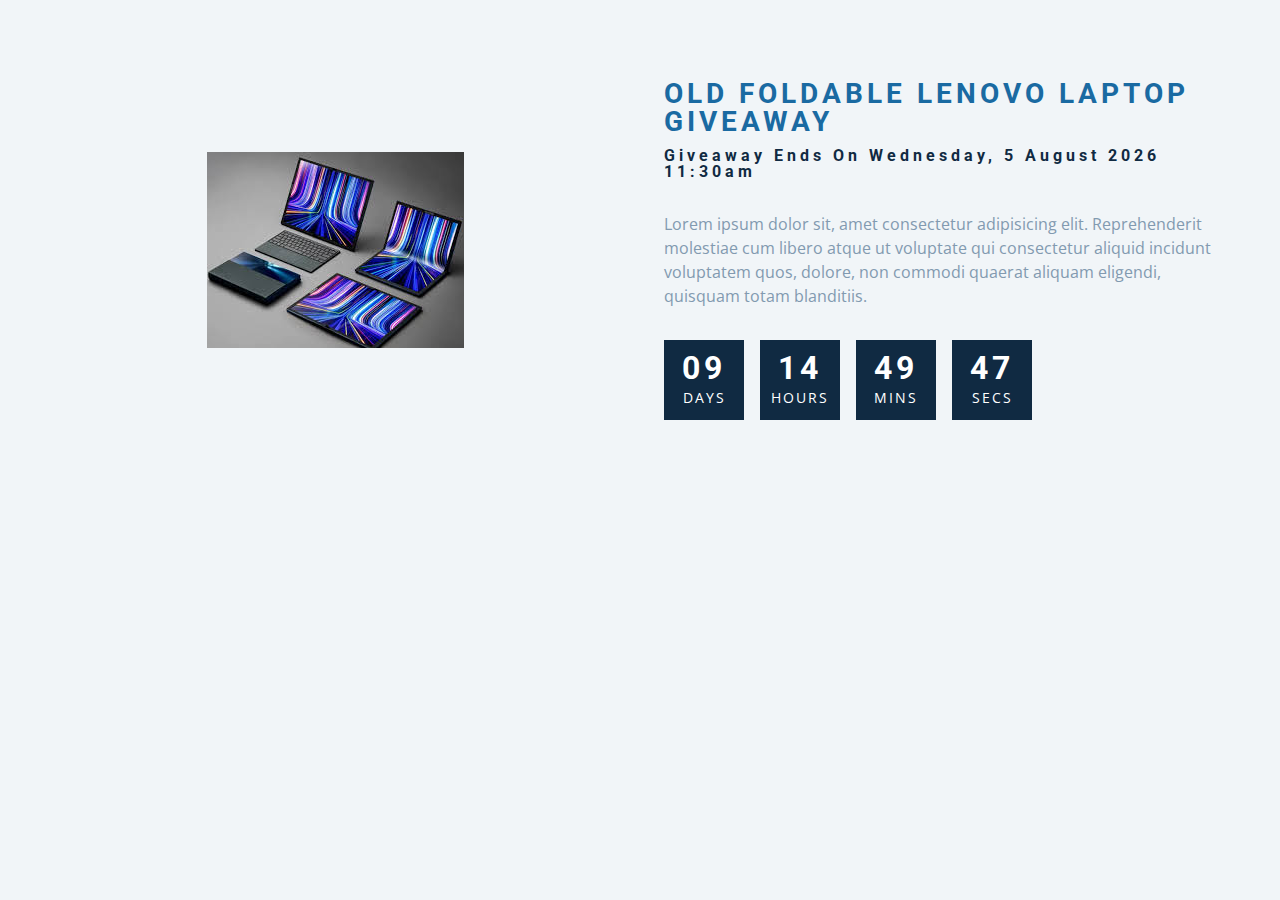
<file: countdown timer/index.html>
<!DOCTYPE html>
<html lang="en">
  <head>
    <meta charset="UTF-8" />
    <meta name="viewport" content="width=device-width, initial-scale=1.0" />
    <title>Countdown</title>

    <!-- styles -->
    <link rel="stylesheet" href="styles.css" />
  </head>
  <body>
    <section class="section-center">
      <!-- image -->
      <article class="gift-img">
        <img src="./lenovo.jpg" alt="computer" />
      </article>
      <!-- info -->
      <article class="gift-info">
        <h3>old foldable lenovo laptop giveaway</h3>
        <h4 class="giveaway">
          giveaway ends on Sunday, 24 April 2020, 8:00am
        </h4>
        <p>
          Lorem ipsum dolor sit, amet consectetur adipisicing elit.
          Reprehenderit molestiae cum libero atque ut voluptate qui consectetur
          aliquid incidunt voluptatem quos, dolore, non commodi quaerat aliquam
          eligendi, quisquam totam blanditiis.
        </p>
        <div class="deadline">
          <!-- days -->
          <div class="deadline-format">
            <div>
              <h4 class="days">34</h4>
              <span>days</span>
            </div>
          </div>
          <!-- end of days -->
          <!-- days -->
          <div class="deadline-format">
            <div>
              <h4 class="hours">34</h4>
              <span>hours</span>
            </div>
          </div>
          <!-- end of days -->
          <!-- minutes -->
          <div class="deadline-format">
            <div>
              <h4 class="minutes">34</h4>
              <span>mins</span>
            </div>
          </div>
          <!-- end of days -->
          <!-- minutes -->
          <div class="deadline-format">
            <div>
              <h4 class="seconds">34</h4>
              <span>secs</span>
            </div>
          </div>
          <!-- end of days -->
        </div>
      </article>
    </section>
    <!-- javascript -->
    <script src="app.js"></script>
  </body>
</html>
</file>
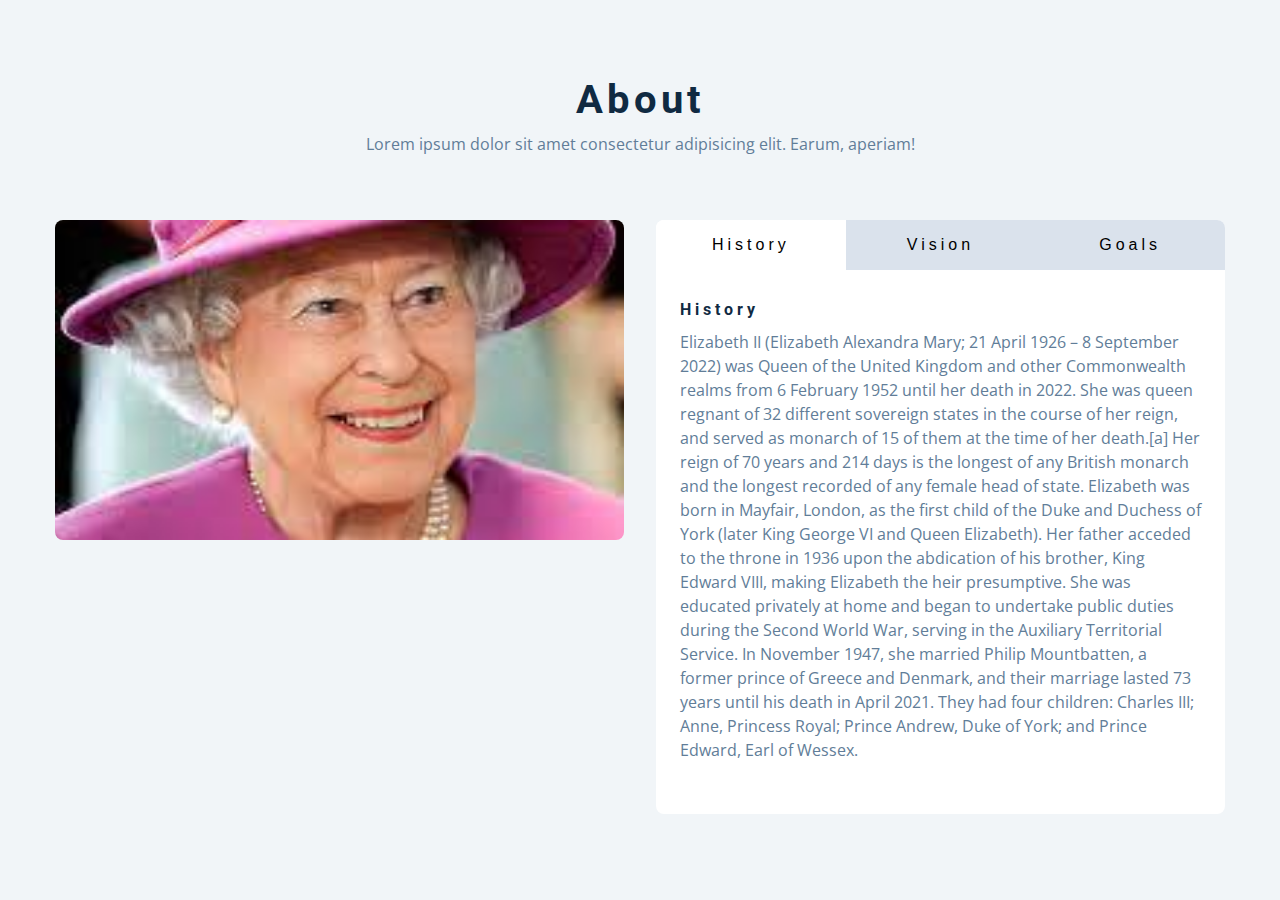
<file: queen tabs/index.html>
<!DOCTYPE html>
<html lang="en">
  <head>
    <meta charset="UTF-8" />
    <meta name="viewport" content="width=device-width, initial-scale=1.0" />
    <title>Tabs</title>

    <!-- styles -->
    <link rel="stylesheet" href="styles.css" />
  </head>
  <body>
    <section class="section">
      <div class="title">
        <h2>about</h2>
        <p>
          Lorem ipsum dolor sit amet consectetur adipisicing elit. Earum,
          aperiam!
        </p>
      </div>

      <div class="about-center section-center">
        <article class="about-img">
          <img src="./queen.jpg" alt="queen Elizabeth picture" />
        </article>
        <article class="about">
          <!-- btn container -->
          <div class="btn-container">
            <button class="tab-btn active" data-id="history">history</button>
            <button class="tab-btn" data-id="vision">vision</button>
            <button class="tab-btn" data-id="goals">goals</button>
          </div>
          <div class="about-content">
            <!-- single item -->
            <div class="content active" id="history">
              <h4>history</h4>
              <p>
                  Elizabeth II (Elizabeth Alexandra Mary; 21 April 1926 – 8 September 2022) was Queen of the United Kingdom and other Commonwealth realms from 6 February 1952 until her death in 2022. She was queen regnant of 32 different sovereign states in the course of her reign, and served as monarch of 15 of them at the time of her death.[a] Her reign of 70 years and 214 days is the longest of any British monarch and the longest recorded of any female head of state.

Elizabeth was born in Mayfair, London, as the first child of the Duke and Duchess of York (later King George VI and Queen Elizabeth). Her father acceded to the throne in 1936 upon the abdication of his brother, King Edward VIII, making Elizabeth the heir presumptive. She was educated privately at home and began to undertake public duties during the Second World War, serving in the Auxiliary Territorial Service. In November 1947, she married Philip Mountbatten, 
a former prince of Greece and Denmark, and their marriage lasted 73 years until his death in April 2021. They had four children: Charles III; Anne, Princess Royal; Prince Andrew, Duke of York; and Prince Edward, Earl of Wessex.          </p>
            </div>
            <!-- end of single item -->
            <!-- single item -->
            <div class="content" id="vision">
              <h4>vision</h4>
              <p>
                Elizabeth II (Elizabeth Alexandra Mary; 21 April 1926 – 8 September 2022) was Queen
                 of the United Kingdom and other Commonwealth realms from 6 February 1952 until her 
                 death in 2022. She was queen regnant of 32 different sovereign states in the course
                  of her reign, and served as monarch of 15 of them at the time of her death.[a] Her reign of
                   70 years and 214 days is the longest of any British monarch and the longest recorded of any 
                   female head of state.
                  Elizabeth was born in Mayfair, London, as the first child of the Duke and Duchess of York
                   (later King George VI and Queen Elizabeth). Her father acceded to the throne in 1936 upon the
                    abdication of his brother, King Edward VIII, making Elizabeth the heir presumptive. She was educated
                     privately at home and began to undertake public duties during the Second World War,
                   serving in the Auxiliary Territorial Service. In November 1947, she married Philip Mountbatten, 
                  a former prince of Greece and Denmark, and their marriage lasted 73 years until his death
                  in April 2021. They had four children: Charles III; Anne, Princess Royal; Prince Andrew, 
                  Duke of York; and Prince Edward, Earl of Wessex.</p>
              <ul>
                <li>list item</li>
                <li>list item</li>
                <li>list item</li>
              </ul>
            </div>
            <!-- end of single item -->
            <!-- single item -->
            <div class="content" id="goals">
              <h4>goals</h4>
              <p>
                 Elizabeth II (Elizabeth Alexandra Mary; 21 April 1926 – 8 September 2022) was Queen
                 of the United Kingdom and other Commonwealth realms from 6 February 1952 until her 
                 death in 2022. She was queen regnant of 32 different sovereign states in the course
                  of her reign, and served as monarch of 15 of them at the time of her death.[a] Her reign of
                   70 years and 214 days is the longest of any British monarch and the longest recorded of any 
                   female head of state.
                  Elizabeth was born in Mayfair, London, as the first child of the Duke and Duchess of York (later King George VI and Queen Elizabeth). Her father acceded to the throne in 1936 upon the abdication of his brother, King Edward VIII, making Elizabeth the heir presumptive. She was educated privately at home and began to undertake public duties during the Second World War, serving in the Auxiliary Territorial Service. In November 1947, she married Philip Mountbatten, 
                  a former prince of Greece and Denmark, and their marriage lasted 73 years until his death
                  in April 2021. They had four children: Charles III; Anne, Princess Royal; Prince Andrew, 
                  Duke of York; and Prince Edward, Earl of Wessex.
                </p>
            </div>
            <!-- end of single item -->
          </div>
        </article>
      </div>
    </section>
    <!-- javascript -->
    <script src="app.js"></script>
  </body>
</html>
</file>
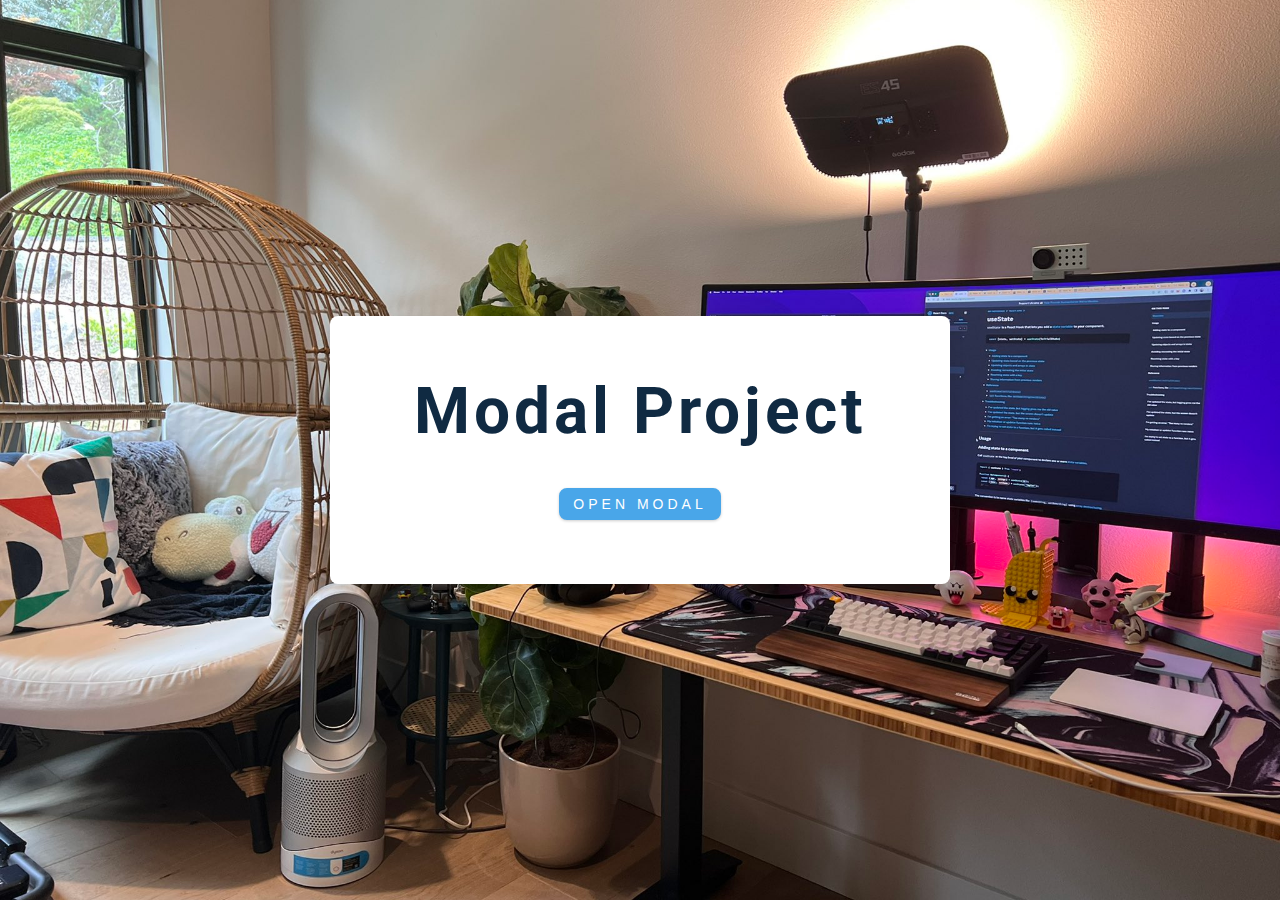
<file: pallindrum/setup/index.html>
<!DOCTYPE html>
<html lang="en">
  <head>
    <meta charset="UTF-8" />
    <meta name="viewport" content="width=device-width, initial-scale=1.0" />
    <title>Modal</title>
    <!-- font-awesome -->
    <link
      rel="stylesheet"
      href="https://cdnjs.cloudflare.com/ajax/libs/font-awesome/5.14.0/css/all.min.css"
    />
    <!-- styles -->
    <link rel="stylesheet" href="styles.css" />
  </head>
  <body>
    <!-- hero -->
    <header class="hero">
      <div class="banner">
        <h1>modal project</h1>
        <button class="btn modal-btn">
          open modal
        </button>
      </div>
    </header>
    <!--end of hero-->
    <!-- modal-->
    <div class="modal-overlay">
      <div class="modal-container">
        <h3>modal content</h3>
        <button class="close-btn">
          <i class="fas fa-times"></i>
        </button>
      </div>
    </div>
    <!-- javascript -->
    <script src="app.js"></script>
  </body>
</html>
</file>
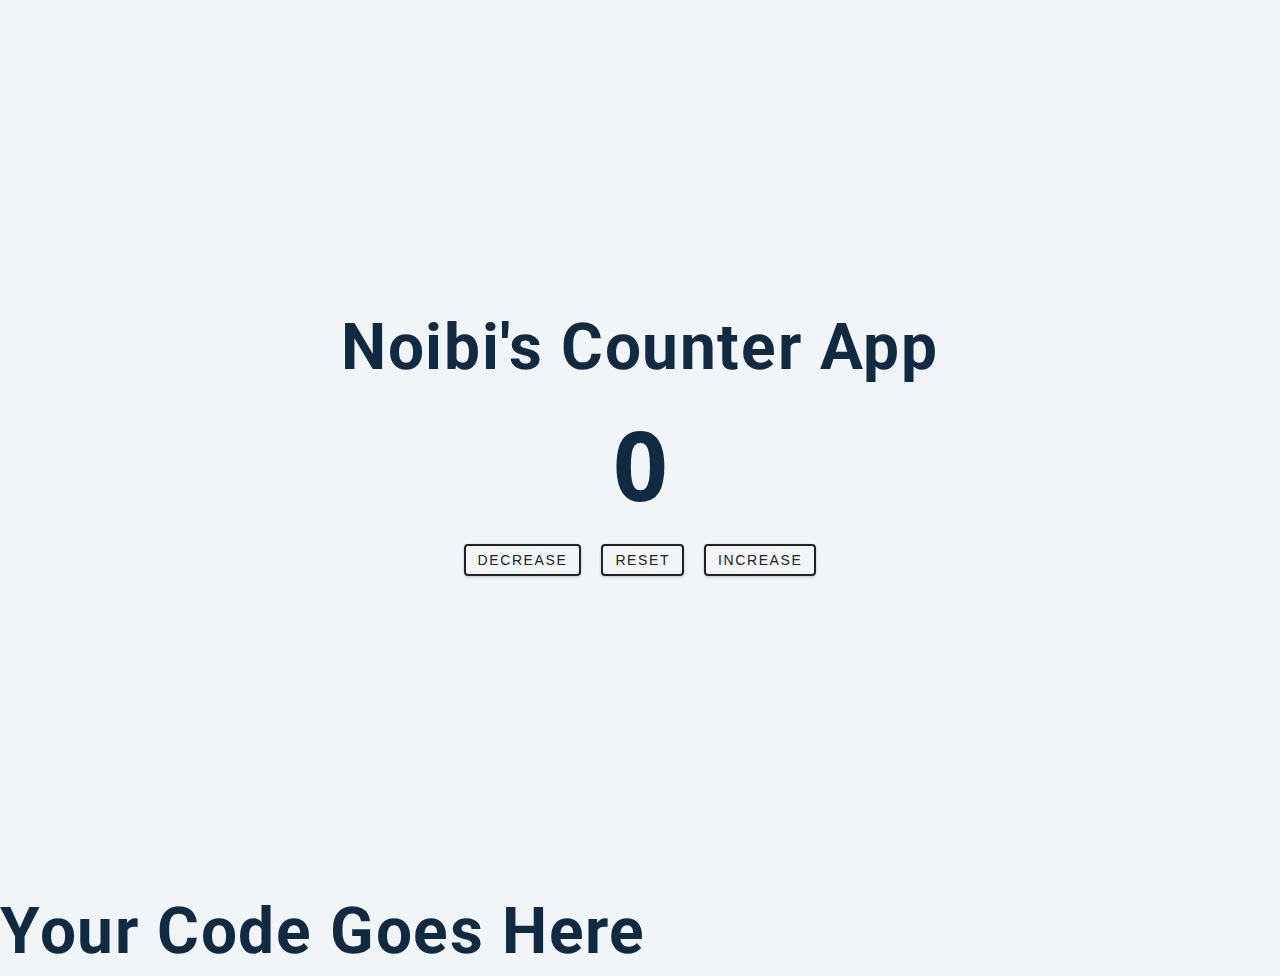
<file: responsive counter/setup/index.html>
<!DOCTYPE html>
<html lang="en">
  <head>
    <meta charset="UTF-8" />
    <meta name="viewport" content="width=device-width, initial-scale=1.0" />
    <title>Counter</title>

    <!-- styles -->
    <link rel="stylesheet" href="styles.css" />
  </head>
  <body>
    <main>
      <div class="container">
        <h1> Noibi's Counter App</h1>
        <span id="value">0</span>
        <div class="button-container">
          <button class="btn decrease">decrease</button>
          <button class="btn reset">reset</button>
          <button class="btn increase">increase</button>
        </div>
      </div>
    </main>
    <h1>your code goes here</h1>
    <!-- javascript -->
    <script src="app.js"></script>
  </body>
</html>
</file>
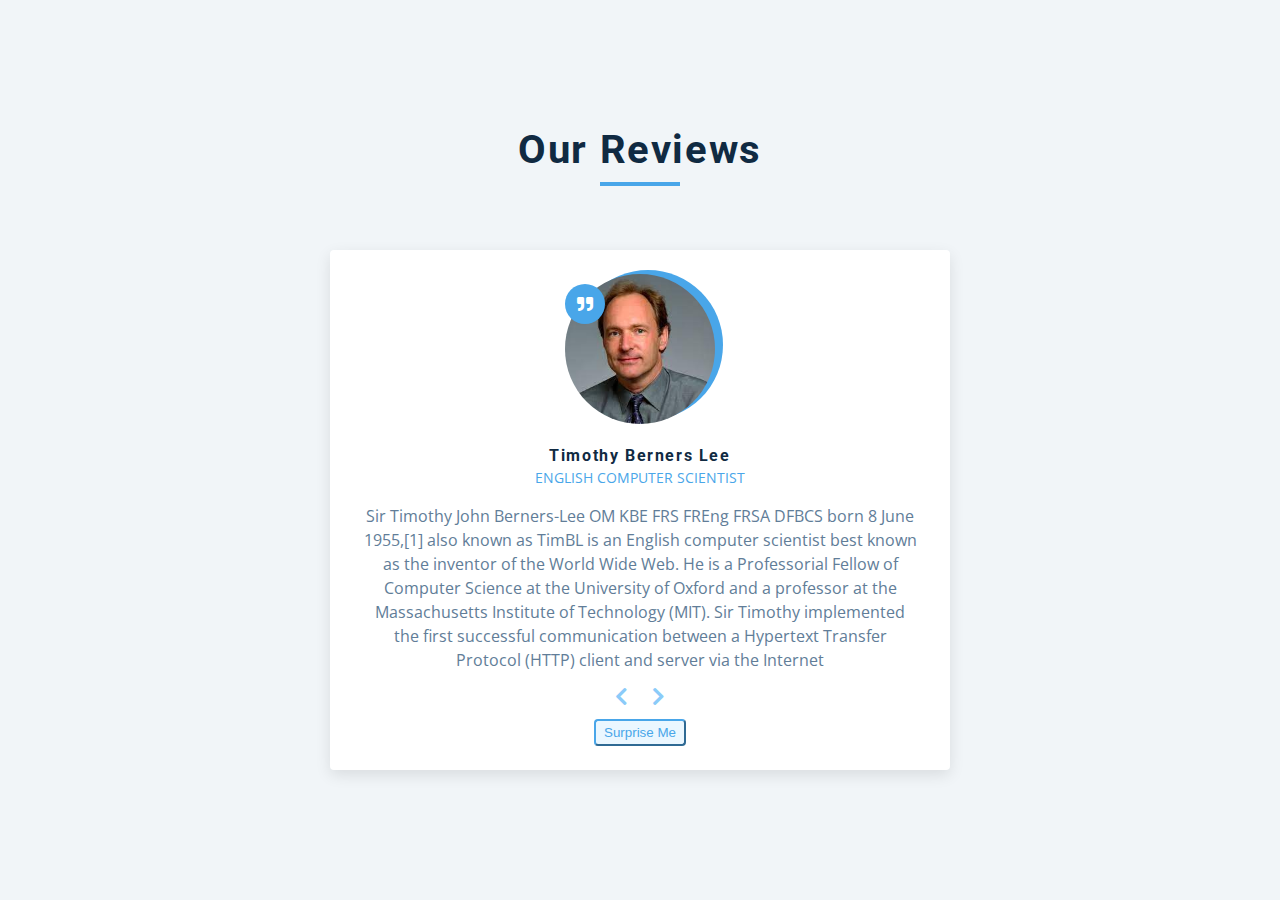
<file: review/philosopher reviews/index.html>
<!DOCTYPE html>
<html lang="en">
  <head>
    <meta charset="UTF-8" />
    <meta name="viewport" content="width=device-width, initial-scale=1.0" />
    <title>Starter</title>
    <!-- font-awesome -->
    <link
      rel="stylesheet"
      href="https://cdnjs.cloudflare.com/ajax/libs/font-awesome/5.14.0/css/all.min.css"
    />

    <!-- styles -->
    <link rel="stylesheet" href="styles.css" />
  </head>
  <body>
    <main>
      <section class="container">
        <!-- title -->
        <div class="title">
          <h2>our reviews</h2>
          <div class="underline"></div>
        </div>
        <!-- review -->
        <article class="review">
          <div class="img-container">
            <img src="TIM.jpg" id="person-img" alt="Tim" />
          </div>
          <h4 id="author">Timothy Berners Lee</h4>
          <p id="career"></p>
          <p id="info">
            Sir Timothy John Berners-Lee OM KBE FRS FREng FRSA DFBCS born 8 June 1955,[1] also known as TimBL,
             is an English computer scientist best known as the inventor of the World Wide Web. He is a Professorial Fellow of Computer Science 
             at the University of Oxford and a professor at the Massachusetts Institute of Technology (MIT).
            Berners-Lee proposed an information management system on 12 March 1989, then implemented the first successful communication 
            between a Hypertext Transfer Protocol (HTTP) client and server via the Internet</p>
          <!-- prev next buttons-->
          <div class="button-container">
            <button class="prev-btn">
              <i class="fas fa-chevron-left"></i>
            </button>
            <button class="next-btn">
              <i class="fas fa-chevron-right"></i>
            </button>
          </div>
          <!-- random button -->
          <button class="random-btn">surprise me</button>
        </article>
      </section>
    </main>
    <!-- javascript -->
    <script src="app.js"></script>
  </body>
</html>
</file>
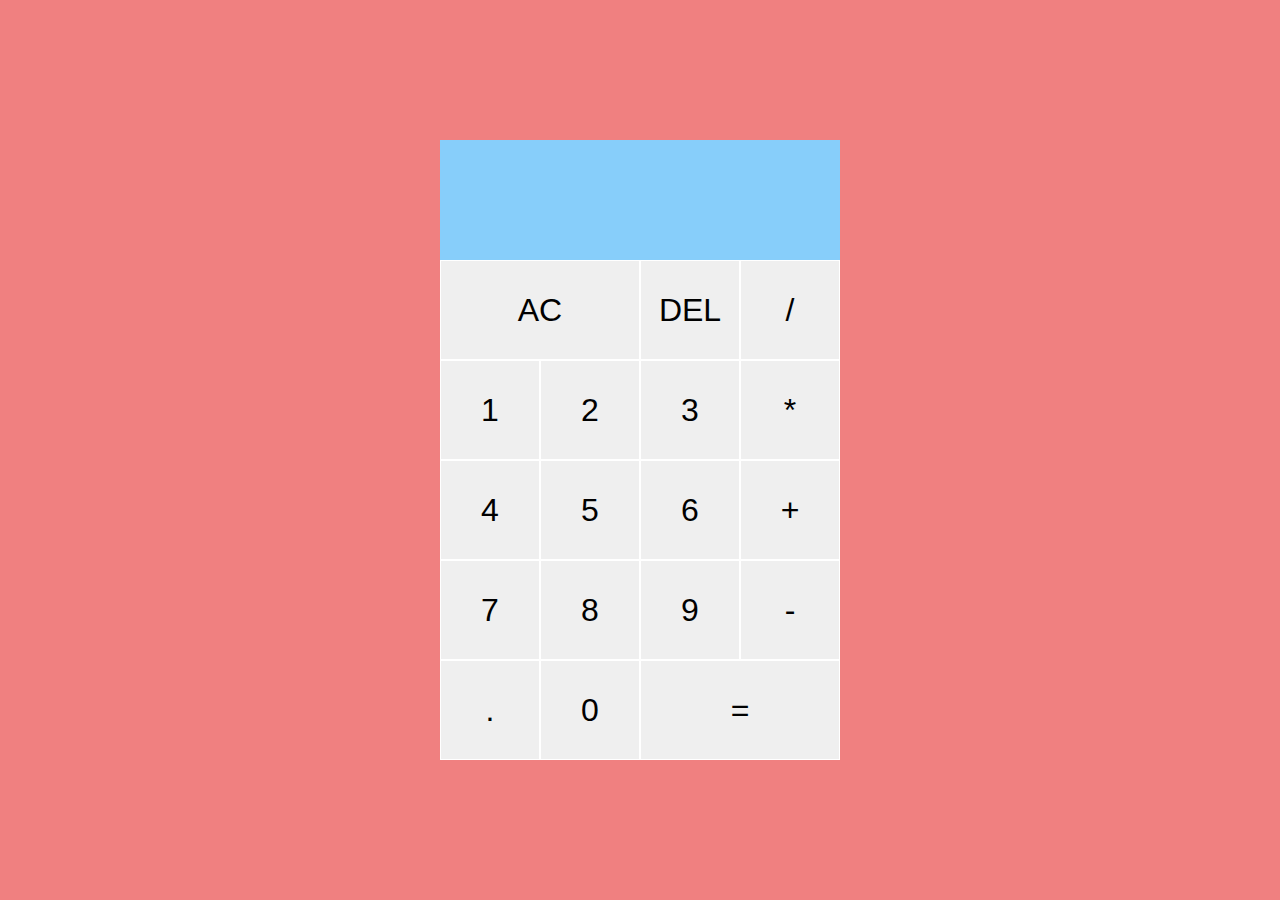
<file: calculator project/calculator.html>
<!DOCTYPE html>
<html lang="en">
<head>
    <meta charset="UTF-8">
    <meta http-equiv="X-UA-Compatible" content="IE=edge">
    <meta name="viewport" content="width=device-width, initial-scale=1.0">
    <title>calculator</title>
    <link href = "calculator.css" rel ="stylesheet">
    <script src = "calculator.js" defer></script>
</head>
<body>
    <div class="calculator-grid">
    <div class="output">
    <div data-previous-operand class="previous-operand">
        </div>
    <div data-current-operand class = "current-operand">
        </div>
        </div>
        <button data-all-clear class ="span-two">AC</button>
        <button data-delete>DEL</button>
        <button data-operation>/</button>
        <button data-number>1</button>
        <button data-number>2</button>
        <button data-number>3</button>
        <button data-operation>*</button>
        <button data-number>4</button>
        <button data-number>5</button>
        <button data-number>6</button>
        <button data-operation>+</button>
        <button data-number>7</button>
        <button data-number>8</button>
        <button data-number>9</button>
        <button data-operation>-</button>
        <button data-number>.</button>
        <button data-number>0</button>
        <button data-operation class ="span-two">=</button>
</div>
</body>
</html>
</file>
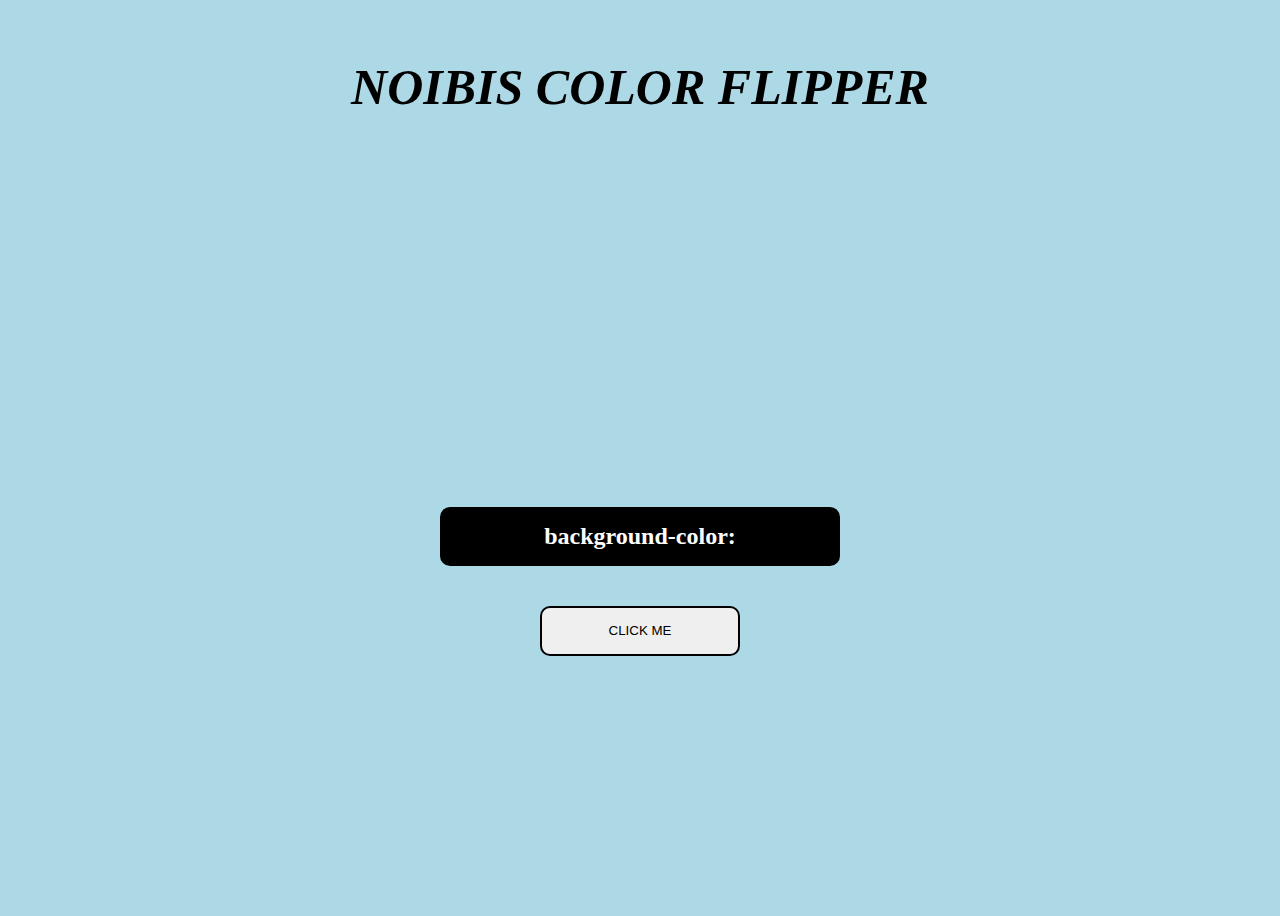
<file: color flipper/color.html>
<!DOCTYPE html>
<html lang="en">
  <head>
    <meta charset="UTF-8" />
    <meta http-equiv="X-UA-Compatible" content="IE=edge" />
    <meta name="viewport" content="width=device-width, initial-scale=1.0" />
    <title>color flipper</title>
    <link rel="icon" href="developer.jpg" />
    <link rel="stylesheet" href="color.css" />
    <script src="color.js" defer></script>
  </head>
  <body>
    <main>
      <h3>NOIBIS COLOR FLIPPER</h3>
      <div class="container">
        <h2>background-color: <span class="span"></span></h2>
        <center><button class="btn-hero" id="btn">CLICK ME</button></center>
      </div>
    </main>
  </body>
</html>
</file>
<file: countdown timer/styles.css>
/*
=============== 
Fonts
===============
*/
@import url("https://fonts.googleapis.com/css?family=Open+Sans|Roboto:400,700&display=swap");

/*
=============== 
Variables
===============
*/

:root {
  /* dark shades of primary color*/
  --clr-primary-1: hsl(205, 86%, 17%);
  --clr-primary-2: hsl(205, 77%, 27%);
  --clr-primary-3: hsl(205, 72%, 37%);
  --clr-primary-4: hsl(205, 63%, 48%);
  /* primary/main color */
  --clr-primary-5: #49a6e9;
  /* lighter shades of primary color */
  --clr-primary-6: hsl(205, 89%, 70%);
  --clr-primary-7: hsl(205, 90%, 76%);
  --clr-primary-8: hsl(205, 86%, 81%);
  --clr-primary-9: hsl(205, 90%, 88%);
  --clr-primary-10: hsl(205, 100%, 96%);
  /* darkest grey - used for headings */
  --clr-grey-1: hsl(209, 61%, 16%);
  --clr-grey-2: hsl(211, 39%, 23%);
  --clr-grey-3: hsl(209, 34%, 30%);
  --clr-grey-4: hsl(209, 28%, 39%);
  /* grey used for paragraphs */
  --clr-grey-5: hsl(210, 22%, 49%);
  --clr-grey-6: hsl(209, 23%, 60%);
  --clr-grey-7: hsl(211, 27%, 70%);
  --clr-grey-8: hsl(210, 31%, 80%);
  --clr-grey-9: hsl(212, 33%, 89%);
  --clr-grey-10: hsl(210, 36%, 96%);
  --clr-white: #fff;
  --clr-red-dark: hsl(360, 67%, 44%);
  --clr-red-light: hsl(360, 71%, 66%);
  --clr-green-dark: hsl(125, 67%, 44%);
  --clr-green-light: hsl(125, 71%, 66%);
  --clr-black: #222;
  --clr-gold: #c59d5f;
  --ff-primary: "Roboto", sans-serif;
  --ff-secondary: "Open Sans", sans-serif;
  --transition: all 0.3s linear;
  --spacing: 0.25rem;
  --radius: 0.5rem;
  --light-shadow: 0 5px 15px rgba(0, 0, 0, 0.1);
  --dark-shadow: 0 5px 15px rgba(0, 0, 0, 0.2);
  --max-width: 1170px;
  --fixed-width: 620px;
}
/*
=============== 
Global Styles
===============
*/

*,
::after,
::before {
  margin: 0;
  padding: 0;
  box-sizing: border-box;
}
body {
  font-family: var(--ff-secondary);
  background: var(--clr-grey-10);
  color: var(--clr-grey-1);
  line-height: 1.5;
  font-size: 0.875rem;
}
ul {
  list-style-type: none;
}
a {
  text-decoration: none;
}
img:not(.logo) {
  width: 100%;
}
img {
  display: block;
}

h1,
h2,
h3,
h4 {
  letter-spacing: var(--spacing);
  text-transform: capitalize;
  line-height: 1.25;
  margin-bottom: 0.75rem;
  font-family: var(--ff-primary);
}
h1 {
  font-size: 3rem;
}
h2 {
  font-size: 2rem;
}
h3 {
  font-size: 1.25rem;
}
h4 {
  font-size: 0.875rem;
}
p {
  margin-bottom: 1.25rem;
  color: var(--clr-grey-5);
}
@media screen and (min-width: 800px) {
  h1 {
    font-size: 4rem;
  }
  h2 {
    font-size: 2.5rem;
  }
  h3 {
    font-size: 1.75rem;
  }
  h4 {
    font-size: 1rem;
  }
  body {
    font-size: 1rem;
  }
  h1,
  h2,
  h3,
  h4 {
    line-height: 1;
  }
}
/*  global classes */

.btn {
  text-transform: uppercase;
  background: transparent;
  color: var(--clr-black);
  padding: 0.375rem 0.75rem;
  letter-spacing: var(--spacing);
  display: inline-block;
  transition: var(--transition);
  font-size: 0.875rem;
  border: 2px solid var(--clr-black);
  cursor: pointer;
  box-shadow: 0 1px 3px rgba(0, 0, 0, 0.2);
  border-radius: var(--radius);
}
.btn:hover {
  color: var(--clr-white);
  background: var(--clr-black);
}
/* section */
.section {
  padding: 5rem 0;
}

.section-center {
  width: 90vw;
  margin: 5rem auto;
  max-width: 1170px;
}

main {
  min-height: 100vh;
  display: grid;
  place-items: center;
}
/*
=============== 
Countdown Timer
===============
*/
.gift-img {
  margin-bottom: 2rem;
}
.gift-info h3 {
  text-transform: uppercase;
  color: var(--clr-primary-3);
}
.gift-info p {
  color: var(--clr-grey-6);
}
.date {
  color: var(--clr-grey-5);
  font-size: 0.85rem;
}
@media screen and (min-width: 992px) {
  .section-center {
    display: grid;
    grid-template-columns: 1fr 1fr;
    place-items: center;
    gap: 3rem;
    width: 95vw;
  }
  .gift-img {
    margin-bottom: 0;
  }
}
.gift-info p {
  margin: 2rem 0;
}
.deadline {
  display: flex;
}
.deadline-format {
  background: var(--clr-grey-1);
  color: var(--clr-white);
  margin-right: 1rem;
  width: 5rem;
  height: 5rem;
  display: grid;
  place-items: center;
  text-align: center;
}
.deadline-format span {
  display: block;
  text-transform: uppercase;
  letter-spacing: 2px;
  font-size: 0.85rem;
}
.deadline h4:not(.expired) {
  font-size: 2rem;
  margin-bottom: 0.25rem;
  letter-spacing: var(--spacing);
}
</file>
<file: queen tabs/styles.css>
/*
=============== 
Fonts
===============
*/
@import url("https://fonts.googleapis.com/css?family=Open+Sans|Roboto:400,700&display=swap");

/*
=============== 
Variables
===============
*/

:root {
  /* dark shades of primary color*/
  --clr-primary-1: hsl(205, 86%, 17%);
  --clr-primary-2: hsl(205, 77%, 27%);
  --clr-primary-3: hsl(205, 72%, 37%);
  --clr-primary-4: hsl(205, 63%, 48%);
  /* primary/main color */
  --clr-primary-5: #49a6e9;
  /* lighter shades of primary color */
  --clr-primary-6: hsl(205, 89%, 70%);
  --clr-primary-7: hsl(205, 90%, 76%);
  --clr-primary-8: hsl(205, 86%, 81%);
  --clr-primary-9: hsl(205, 90%, 88%);
  --clr-primary-10: hsl(205, 100%, 96%);
  /* darkest grey - used for headings */
  --clr-grey-1: hsl(209, 61%, 16%);
  --clr-grey-2: hsl(211, 39%, 23%);
  --clr-grey-3: hsl(209, 34%, 30%);
  --clr-grey-4: hsl(209, 28%, 39%);
  /* grey used for paragraphs */
  --clr-grey-5: hsl(210, 22%, 49%);
  --clr-grey-6: hsl(209, 23%, 60%);
  --clr-grey-7: hsl(211, 27%, 70%);
  --clr-grey-8: hsl(210, 31%, 80%);
  --clr-grey-9: hsl(212, 33%, 89%);
  --clr-grey-10: hsl(210, 36%, 96%);
  --clr-white: #fff;
  --clr-red-dark: hsl(360, 67%, 44%);
  --clr-red-light: hsl(360, 71%, 66%);
  --clr-green-dark: hsl(125, 67%, 44%);
  --clr-green-light: hsl(125, 71%, 66%);
  --clr-black: #222;
  --ff-primary: "Roboto", sans-serif;
  --ff-secondary: "Open Sans", sans-serif;
  --transition: all 0.3s linear;
  --spacing: 0.25rem;
  --radius: 0.5rem;
  --light-shadow: 0 5px 15px rgba(0, 0, 0, 0.1);
  --dark-shadow: 0 5px 15px rgba(0, 0, 0, 0.2);
  --max-width: 1170px;
  --fixed-width: 620px;
}
/*
=============== 
Global Styles
===============
*/

*,
::after,
::before {
  margin: 0;
  padding: 0;
  box-sizing: border-box;
}
body {
  font-family: var(--ff-secondary);
  background: var(--clr-grey-10);
  color: var(--clr-grey-1);
  line-height: 1.5;
  font-size: 0.875rem;
}
ul {
  list-style-type: none;
}
a {
  text-decoration: none;
}
img:not(.logo) {
  width: 100%;
}
img {
  display: block;
}

h1,
h2,
h3,
h4 {
  letter-spacing: var(--spacing);
  text-transform: capitalize;
  line-height: 1.25;
  margin-bottom: 0.75rem;
  font-family: var(--ff-primary);
}
h1 {
  font-size: 3rem;
}
h2 {
  font-size: 2rem;
}
h3 {
  font-size: 1.25rem;
}
h4 {
  font-size: 0.875rem;
}
p {
  margin-bottom: 1.25rem;
  color: var(--clr-grey-5);
}
@media screen and (min-width: 800px) {
  h1 {
    font-size: 4rem;
  }
  h2 {
    font-size: 2.5rem;
  }
  h3 {
    font-size: 1.75rem;
  }
  h4 {
    font-size: 1rem;
  }
  body {
    font-size: 1rem;
  }
  h1,
  h2,
  h3,
  h4 {
    line-height: 1;
  }
}
/*  global classes */

.btn {
  text-transform: uppercase;
  background: transparent;
  color: var(--clr-black);
  padding: 0.375rem 0.75rem;
  letter-spacing: var(--spacing);
  display: inline-block;
  transition: var(--transition);
  font-size: 0.875rem;
  border: 2px solid var(--clr-black);
  cursor: pointer;
  box-shadow: 0 1px 3px rgba(0, 0, 0, 0.2);
  border-radius: var(--radius);
}
.btn:hover {
  color: var(--clr-white);
  background: var(--clr-black);
}
/* section */
.section {
  padding: 5rem 0;
}

.section-center {
  width: 90vw;
  margin: 0 auto;
  max-width: 1170px;
}
@media screen and (min-width: 992px) {
  .section-center {
    width: 95vw;
  }
}
main {
  min-height: 100vh;
  display: grid;
  place-items: center;
}
/*
=============== 
About
===============
*/
.title {
  text-align: center;
  margin-bottom: 4rem;
}
.title p {
  width: 80%;
  margin: 0 auto;
}

.about-img {
  margin-bottom: 2rem;
}
.about-img img {
  border-radius: var(--radius);
  object-fit: cover;
  height: 20rem;
}
@media screen and (min-width: 992px) {
  .about-img {
    margin-bottom: 0;
  }

  .about-center {
    display: grid;
    grid-template-columns: 1fr 1fr;
    column-gap: 2rem;
  }
}
.about {
  background: var(--clr-white);
  border-radius: var(--radius);
  display: grid;
  grid-template-rows: auto 1fr;
}
.btn-container {
  border-top-left-radius: var(--radius);
  border-top-right-radius: var(--radius);
  display: grid;
  grid-template-columns: 1fr 1fr 1fr;
}
.tab-btn:nth-child(1) {
  border-top-left-radius: var(--radius);
}
.tab-btn:nth-child(3) {
  border-top-right-radius: var(--radius);
}
.tab-btn {
  padding: 1rem 0;
  border: none;
  text-transform: capitalize;
  font-size: 1rem;
  display: block;
  background: var(--clr-grey-9);
  cursor: pointer;
  transition: var(--transition);
  letter-spacing: var(--spacing);
}
.tab-btn:hover:not(.active) {
  background: var(--clr-primary-10);
  color: var(--clr-primary-5);
}
.about-content {
  border-bottom-left-radius: var(--radius);
  border-bottom-right-radius: var(--radius);
  padding: 2rem 1.5rem;
}
/* hide content */
.content {
  display: none;
}
.tab-btn.active {
  background: var(--clr-white);
}
.content.active {
  display: block;
}
</file>
<file: pallindrum/setup/styles.css>
/*
=============== 
Fonts
===============
*/
@import url("https://fonts.googleapis.com/css?family=Open+Sans|Roboto:400,700&display=swap");

/*
=============== 
Variables
===============
*/

:root {
  /* dark shades of primary color*/
  --clr-primary-1: hsl(205, 86%, 17%);
  --clr-primary-2: hsl(205, 77%, 27%);
  --clr-primary-3: hsl(205, 72%, 37%);
  --clr-primary-4: hsl(205, 63%, 48%);
  /* primary/main color */
  --clr-primary-5: #49a6e9;
  /* --clr-primary-5: rgb(73, 166, 233); */
  /* lighter shades of primary color */
  --clr-primary-6: hsl(205, 89%, 70%);
  --clr-primary-7: hsl(205, 90%, 76%);
  --clr-primary-8: hsl(205, 86%, 81%);
  --clr-primary-9: hsl(205, 90%, 88%);
  --clr-primary-10: hsl(205, 100%, 96%);
  /* darkest grey - used for headings */
  --clr-grey-1: hsl(209, 61%, 16%);
  --clr-grey-2: hsl(211, 39%, 23%);
  --clr-grey-3: hsl(209, 34%, 30%);
  --clr-grey-4: hsl(209, 28%, 39%);
  /* grey used for paragraphs */
  --clr-grey-5: hsl(210, 22%, 49%);
  --clr-grey-6: hsl(209, 23%, 60%);
  --clr-grey-7: hsl(211, 27%, 70%);
  --clr-grey-8: hsl(210, 31%, 80%);
  --clr-grey-9: hsl(212, 33%, 89%);
  --clr-grey-10: hsl(210, 36%, 96%);
  --clr-white: #fff;
  --clr-red-dark: hsl(360, 67%, 44%);
  --clr-red-light: hsl(360, 71%, 66%);
  --clr-green-dark: hsl(125, 67%, 44%);
  --clr-green-light: hsl(125, 71%, 66%);
  --clr-black: #222;
  --ff-primary: "Roboto", sans-serif;
  --ff-secondary: "Open Sans", sans-serif;
  --transition: all 0.3s linear;
  --spacing: 0.25rem;
  --radius: 0.5rem;
  --light-shadow: 0 5px 15px rgba(0, 0, 0, 0.1);
  --dark-shadow: 0 5px 15px rgba(0, 0, 0, 0.2);
  --max-width: 1170px;
  --fixed-width: 620px;
}
/*
=============== 
Global Styles
===============
*/

*,
::after,
::before {
  margin: 0;
  padding: 0;
  box-sizing: border-box;
}
body {
  font-family: var(--ff-secondary);
  background: var(--clr-grey-10);
  color: var(--clr-grey-1);
  line-height: 1.5;
  font-size: 0.875rem;
}
ul {
  list-style-type: none;
}
a {
  text-decoration: none;
}
img:not(.logo) {
  width: 100%;
}
img {
  display: block;
}

h1,
h2,
h3,
h4 {
  letter-spacing: var(--spacing);
  text-transform: capitalize;
  line-height: 1.25;
  margin-bottom: 0.75rem;
  font-family: var(--ff-primary);
}
h1 {
  font-size: 3rem;
}
h2 {
  font-size: 2rem;
}
h3 {
  font-size: 1.25rem;
}
h4 {
  font-size: 0.875rem;
}
p {
  margin-bottom: 1.25rem;
  color: var(--clr-grey-5);
}
@media screen and (min-width: 800px) {
  h1 {
    font-size: 4rem;
  }
  h2 {
    font-size: 2.5rem;
  }
  h3 {
    font-size: 1.75rem;
  }
  h4 {
    font-size: 1rem;
  }
  body {
    font-size: 1rem;
  }
  h1,
  h2,
  h3,
  h4 {
    line-height: 1;
  }
}
/*  global classes */

.btn {
  text-transform: uppercase;
  background: transparent;
  color: var(--clr-black);
  padding: 0.375rem 0.75rem;
  letter-spacing: var(--spacing);
  display: inline-block;
  transition: var(--transition);
  font-size: 0.875rem;
  border: 2px solid var(--clr-black);
  cursor: pointer;
  box-shadow: 0 1px 3px rgba(0, 0, 0, 0.2);
  border-radius: var(--radius);
}
.btn:hover {
  color: var(--clr-white);
  background: var(--clr-black);
}
/* section */
.section {
  padding: 5rem 0;
}

.section-center {
  width: 90vw;
  margin: 0 auto;
  max-width: 1170px;
}
@media screen and (min-width: 992px) {
  .section-center {
    width: 95vw;
  }
}
main {
  min-height: 100vh;
  display: grid;
  place-items: center;
}
/*
=============== 
Modal
===============
*/
.hero {
  min-height: 100vh;
  background: url("./comp.jpg") center/cover no-repeat;
  display: grid;
  place-items: center;
}
.banner {
  background: var(--clr-white);
  padding: 4rem 0;
  border-radius: var(--radius);
  box-shadow: var(--light-shadow);
  text-align: center;
  width: 90vw;
  max-width: var(--fixed-width);
}
.modal-btn {
  margin-top: 2rem;
  background: var(--clr-primary-5);
  border-color: var(--clr-primary-5);
  color: var(--clr-white);
}
.modal-btn:hover {
  background: transparent;
  color: var(--clr-primary-5);
}
.modal-overlay {
  position: fixed;
  top: 0;
  left: 0;
  width: 100%;
  height: 100%;
  background: rgba(73, 166, 233, 0.5);
  display: grid;
  place-items: center;
  transition: var(--transition);
  visibility: hidden;
  z-index: -10;
}
/* OPEN/CLOSE MODAL */
.open-modal {
  visibility: visible;
  z-index: 10;
}
.modal-container {
  background: var(--clr-white);
  border-radius: var(--radius);
  width: 90vw;
  height: 30vh;
  max-width: var(--fixed-width);
  text-align: center;
  display: grid;
  place-items: center;
  position: relative;
}
.close-btn {
  position: absolute;
  top: 1rem;
  right: 1rem;
  font-size: 2rem;
  background: transparent;
  border-color: transparent;
  color: var(--clr-red-dark);
  cursor: pointer;
  transition: var(--transition);
}
.close-btn:hover {
  color: var(--clr-red-light);
  transform: scale(1.3);
}
</file>
<file: responsive counter/setup/styles.css>
/*
=============== 
Fonts
===============
*/
@import url("https://fonts.googleapis.com/css?family=Open+Sans|Roboto:400,700&display=swap");

/*
=============== 
Variables
===============
*/

:root {
  /* dark shades of primary color*/
  --clr-primary-1: hsl(205, 86%, 17%);
  --clr-primary-2: hsl(205, 77%, 27%);
  --clr-primary-3: hsl(205, 72%, 37%);
  --clr-primary-4: hsl(205, 63%, 48%);
  /* primary/main color */
  --clr-primary-5: hsl(205, 78%, 60%);
  /* lighter shades of primary color */
  --clr-primary-6: hsl(205, 89%, 70%);
  --clr-primary-7: hsl(205, 90%, 76%);
  --clr-primary-8: hsl(205, 86%, 81%);
  --clr-primary-9: hsl(205, 90%, 88%);
  --clr-primary-10: hsl(205, 100%, 96%);
  /* darkest grey - used for headings */
  --clr-grey-1: hsl(209, 61%, 16%);
  --clr-grey-2: hsl(211, 39%, 23%);
  --clr-grey-3: hsl(209, 34%, 30%);
  --clr-grey-4: hsl(209, 28%, 39%);
  /* grey used for paragraphs */
  --clr-grey-5: hsl(210, 22%, 49%);
  --clr-grey-6: hsl(209, 23%, 60%);
  --clr-grey-7: hsl(211, 27%, 70%);
  --clr-grey-8: hsl(210, 31%, 80%);
  --clr-grey-9: hsl(212, 33%, 89%);
  --clr-grey-10: hsl(210, 36%, 96%);
  --clr-white: #fff;
  --clr-red-dark: hsl(360, 67%, 44%);
  --clr-red-light: hsl(360, 71%, 66%);
  --clr-green-dark: hsl(125, 67%, 44%);
  --clr-green-light: hsl(125, 71%, 66%);
  --clr-black: #222;
  --ff-primary: "Roboto", sans-serif;
  --ff-secondary: "Open Sans", sans-serif;
  --transition: all 0.3s linear;
  --spacing: 0.1rem;
  --radius: 0.25rem;
  --light-shadow: 0 5px 15px rgba(0, 0, 0, 0.1);
  --dark-shadow: 0 5px 15px rgba(0, 0, 0, 0.2);
  --max-width: 1170px;
  --fixed-width: 620px;
}
/*
=============== 
Global Styles
===============
*/

*,
::after,
::before {
  margin: 0;
  padding: 0;
  box-sizing: border-box;
}
body {
  font-family: var(--ff-secondary);
  background: var(--clr-grey-10);
  color: var(--clr-grey-1);
  line-height: 1.5;
  font-size: 0.875rem;
}
ul {
  list-style-type: none;
}
a {
  text-decoration: none;
}
h1,
h2,
h3,
h4 {
  letter-spacing: var(--spacing);
  text-transform: capitalize;
  line-height: 1.25;
  margin-bottom: 0.75rem;
  font-family: var(--ff-primary);
}
h1 {
  font-size: 3rem;
}
h2 {
  font-size: 2rem;
}
h3 {
  font-size: 1.25rem;
}
h4 {
  font-size: 0.875rem;
}
p {
  margin-bottom: 1.25rem;
  color: var(--clr-grey-5);
}
@media screen and (min-width: 800px) {
  h1 {
    font-size: 4rem;
  }
  h2 {
    font-size: 2.5rem;
  }
  h3 {
    font-size: 1.75rem;
  }
  h4 {
    font-size: 1rem;
  }
  body {
    font-size: 1rem;
  }
  h1,
  h2,
  h3,
  h4 {
    line-height: 1;
  }
}
/*  global classes */

/* section */
.section {
  padding: 5rem 0;
}

.section-center {
  width: 90vw;
  margin: 0 auto;
  max-width: 1170px;
}
@media screen and (min-width: 992px) {
  .section-center {
    width: 95vw;
  }
}
main {
  min-height: 100vh;
  display: grid;
  place-items: center;
}

/*
=============== 
Counter
===============
*/

main {
  min-height: 100vh;
  display: grid;
  place-items: center;
}
.container {
  text-align: center;
}
#value {
  font-size: 6rem;
  font-weight: bold;
}
.btn {
  text-transform: uppercase;
  background: transparent;
  color: var(--clr-black);
  padding: 0.375rem 0.75rem;
  letter-spacing: var(--spacing);
  display: inline-block;
  transition: var(--transition);
  font-size: 0.875rem;
  border: 2px solid var(--clr-black);
  cursor: pointer;
  box-shadow: 0 1px 3px rgba(0, 0, 0, 0.2);
  border-radius: var(--radius);
  margin: 0.5rem;
}
.btn:hover {
  color: var(--clr-white);
  background: var(--clr-black);
}
</file>
<file: review/philosopher reviews/styles.css>
/*
=============== 
Fonts
===============
*/
@import url("https://fonts.googleapis.com/css?family=Open+Sans|Roboto:400,700&display=swap");

/*
=============== 
Variables
===============
*/

:root {
  /* dark shades of primary color*/
  --clr-primary-1: hsl(205, 86%, 17%);
  --clr-primary-2: hsl(205, 77%, 27%);
  --clr-primary-3: hsl(205, 72%, 37%);
  --clr-primary-4: hsl(205, 63%, 48%);
  /* primary/main color */
  --clr-primary-5: hsl(205, 78%, 60%);
  /* lighter shades of primary color */
  --clr-primary-6: hsl(205, 89%, 70%);
  --clr-primary-7: hsl(205, 90%, 76%);
  --clr-primary-8: hsl(205, 86%, 81%);
  --clr-primary-9: hsl(205, 90%, 88%);
  --clr-primary-10: hsl(205, 100%, 96%);
  /* darkest grey - used for headings */
  --clr-grey-1: hsl(209, 61%, 16%);
  --clr-grey-2: hsl(211, 39%, 23%);
  --clr-grey-3: hsl(209, 34%, 30%);
  --clr-grey-4: hsl(209, 28%, 39%);
  /* grey used for paragraphs */
  --clr-grey-5: hsl(210, 22%, 49%);
  --clr-grey-6: hsl(209, 23%, 60%);
  --clr-grey-7: hsl(211, 27%, 70%);
  --clr-grey-8: hsl(210, 31%, 80%);
  --clr-grey-9: hsl(212, 33%, 89%);
  --clr-grey-10: hsl(210, 36%, 96%);
  --clr-white: #fff;
  --clr-red-dark: hsl(360, 67%, 44%);
  --clr-red-light: hsl(360, 71%, 66%);
  --clr-green-dark: hsl(125, 67%, 44%);
  --clr-green-light: hsl(125, 71%, 66%);
  --clr-black: #222;
  --ff-primary: "Roboto", sans-serif;
  --ff-secondary: "Open Sans", sans-serif;
  --transition: all 0.3s linear;
  --spacing: 0.1rem;
  --radius: 0.25rem;
  --light-shadow: 0 5px 15px rgba(0, 0, 0, 0.1);
  --dark-shadow: 0 5px 15px rgba(0, 0, 0, 0.2);
  --max-width: 1170px;
  --fixed-width: 620px;
}
/*
=============== 
Global Styles
===============
*/

*,
::after,
::before {
  margin: 0;
  padding: 0;
  box-sizing: border-box;
}
body {
  font-family: var(--ff-secondary);
  background: var(--clr-grey-10);
  color: var(--clr-grey-1);
  line-height: 1.5;
  font-size: 0.875rem;
}
ul {
  list-style-type: none;
}
a {
  text-decoration: none;
}
h1,
h2,
h3,
h4 {
  letter-spacing: var(--spacing);
  text-transform: capitalize;
  line-height: 1.25;
  margin-bottom: 0.75rem;
  font-family: var(--ff-primary);
}
h1 {
  font-size: 3rem;
}
h2 {
  font-size: 2rem;
}
h3 {
  font-size: 1.25rem;
}
h4 {
  font-size: 0.875rem;
}
p {
  margin-bottom: 1.25rem;
  color: var(--clr-grey-5);
}
@media screen and (min-width: 800px) {
  h1 {
    font-size: 4rem;
  }
  h2 {
    font-size: 2.5rem;
  }
  h3 {
    font-size: 1.75rem;
  }
  h4 {
    font-size: 1rem;
  }
  body {
    font-size: 1rem;
  }
  h1,
  h2,
  h3,
  h4 {
    line-height: 1;
  }
}
/*  global classes */

/* section */
.section {
  padding: 5rem 0;
}

.section-center {
  width: 90vw;
  margin: 0 auto;
  max-width: 1170px;
}
@media screen and (min-width: 992px) {
  .section-center {
    width: 95vw;
  }
}
main {
  min-height: 100vh;
  display: grid;
  place-items: center;
}

/*
=============== 
Reviews
===============
*/
main {
  min-height: 100vh;
  display: grid;
  place-items: center;
}
.title {
  text-align: center;
  margin-bottom: 4rem;
}
.underline {
  height: 0.25rem;
  width: 5rem;
  background: var(--clr-primary-5);
  margin-left: auto;
  margin-right: auto;
}
.container {
  width: 80vw;
  max-width: var(--fixed-width);
}
.review {
  background: var(--clr-white);
  padding: 1.5rem 2rem;
  border-radius: var(--radius);
  box-shadow: var(--light-shadow);
  transition: var(--transition);
  text-align: center;
}
.review:hover {
  box-shadow: var(--dark-shadow);
}
.img-container {
  position: relative;
  width: 150px;
  height: 150px;
  border-radius: 50%;
  margin: 0 auto;
  margin-bottom: 1.5rem;
}
#person-img {
  width: 100%;
  display: block;
  height: 100%;
  object-fit: cover;
  border-radius: 50%;
  position: relative;
}
.img-container::after {
  font-family: "Font Awesome 5 Free";
  font-weight: 900;
  content: "\f10e";
  position: absolute;
  top: 0;
  left: 0;
  width: 2.5rem;
  height: 2.5rem;
  display: grid;
  place-items: center;
  border-radius: 50%;
  transform: translateY(25%);
  background: var(--clr-primary-5);
  color: var(--clr-white);
}
.img-container::before {
  content: "";
  width: 100%;
  height: 100%;
  background: var(--clr-primary-5);
  position: absolute;
  top: -0.25rem;
  right: -0.5rem;
  border-radius: 50%;
}
#author {
  margin-bottom: 0.25rem;
}
#career {
  margin-bottom: 1rem;
  text-transform: uppercase;
  color: var(--clr-primary-5);
  font-size: 0.85rem;
}
#info {
  margin-bottom: 0.75rem;
}
.prev-btn,
.next-btn {
  color: var(--clr-primary-7);
  font-size: 1.25rem;
  background: transparent;
  border-color: transparent;
  margin: 0 0.5rem;
  transition: var(--transition);
  cursor: pointer;
}
.prev-btn:hover,
.next-btn:hover {
  color: var(--clr-primary-5);
}
.random-btn {
  margin-top: 0.5rem;
  background: var(--clr-primary-10);
  color: var(--clr-primary-5);
  padding: 0.25rem 0.5rem;
  text-transform: capitalize;
  border-radius: var(--radius);
  transition: var(--transition);
  border-color: var(--clr-primary-5);
  cursor: pointer;
}
.random-btn:hover {
  background: var(--clr-primary-5);
  color: var(--clr-primary-1);
}
</file>
<file: calculator project/calculator.css>
*, *::before, *::after {
    box-sizing: border-box;
    font-family:Verdana, Geneva, Tahoma, sans-serif
    font-weight: normal;
}

body{
    padding: 0;
    margin: 0;
    background-color: lightcoral ;
}
.calculator-grid{
    display: grid;
    justify-content: center ;
    align-content: center ;
    min-height: 100vh;
    grid-template-columns: repeat(4, 100px);
    grid-template-rows: minmax(120px, auto) repeat(5, 100px);
}
.calculator-grid > button {
    cursor:pointer ;
    border: 1px solid white;
    outline: none;
    font-size: 2rem;
    background-color: (255,255,255,.75);
}
.calculator-grid > button:hover {
    background-color:lightblue;
}
.span-two{
grid-column:span 2;
}
.output{
    grid-column: 1/-1;
    background-color: lightskyblue;
    display: flex;
    align-items: flex-end;
    justify-content: space-around;
    flex-direction: column;
    padding: 10px;
    word-wrap: break-word;
    word-break: break-all;
}
.output .previous-operand{
    color: rgb(255,255,255,75);
    font-size: 1.5rem;
}
.output .current-operand{
    color:white;
    font-size: 2.5rem;
}
</file>
<file: color flipper/color.css>
body{
    background-color:lightblue ;
}
.container{
    align-content: center;
    width: 400px;
    height: 100px;
    margin: 0 auto;

}
.container h2{
    background-color: black;
    border-radius: 10px;
    margin-bottom: 2.5rem;
    padding: 1rem;
    color: white;
    text-align: center;
}
#btn{
    border: 2px solid;
    border-radius: 10px;
    width:200px;
    height: 50px;
    padding: 10px;
    margin:  auto;
    display: inline-block;
    
    
}
#btn:hover{
    background-color: black;
    transition: ease-in-out 1s;
    color: white;
    font-size: 20px;
}
h3{
    font-size: 50px;
    font-style: italic;
    text-align: center;
}
p{
    text-transform: capitalize;
    text-align: center;
    font-size: 30px;
    font-weight: bold;
}
#value{
    font-weight: 20px;
    font-size: 20px;
    text-align: center;
}
main{
min-height: 100vh;
display: grid;
}
</file>
